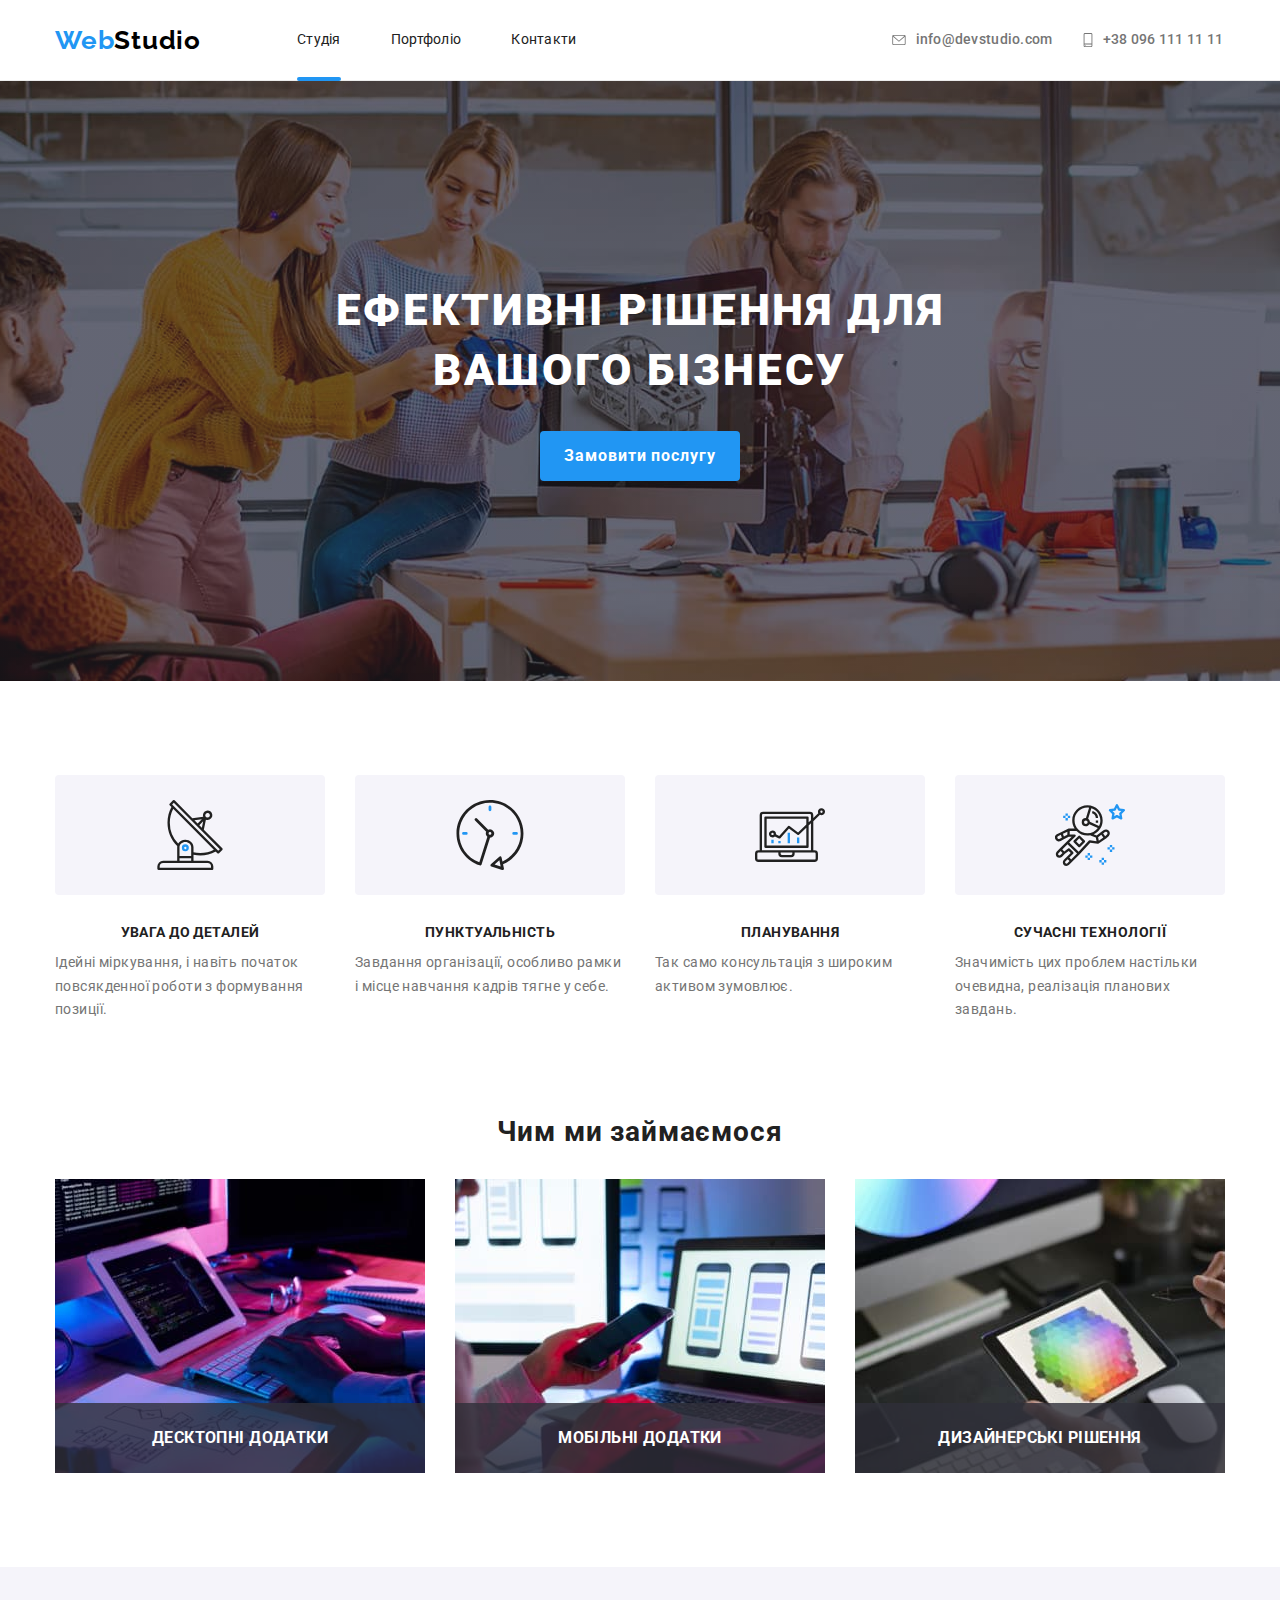
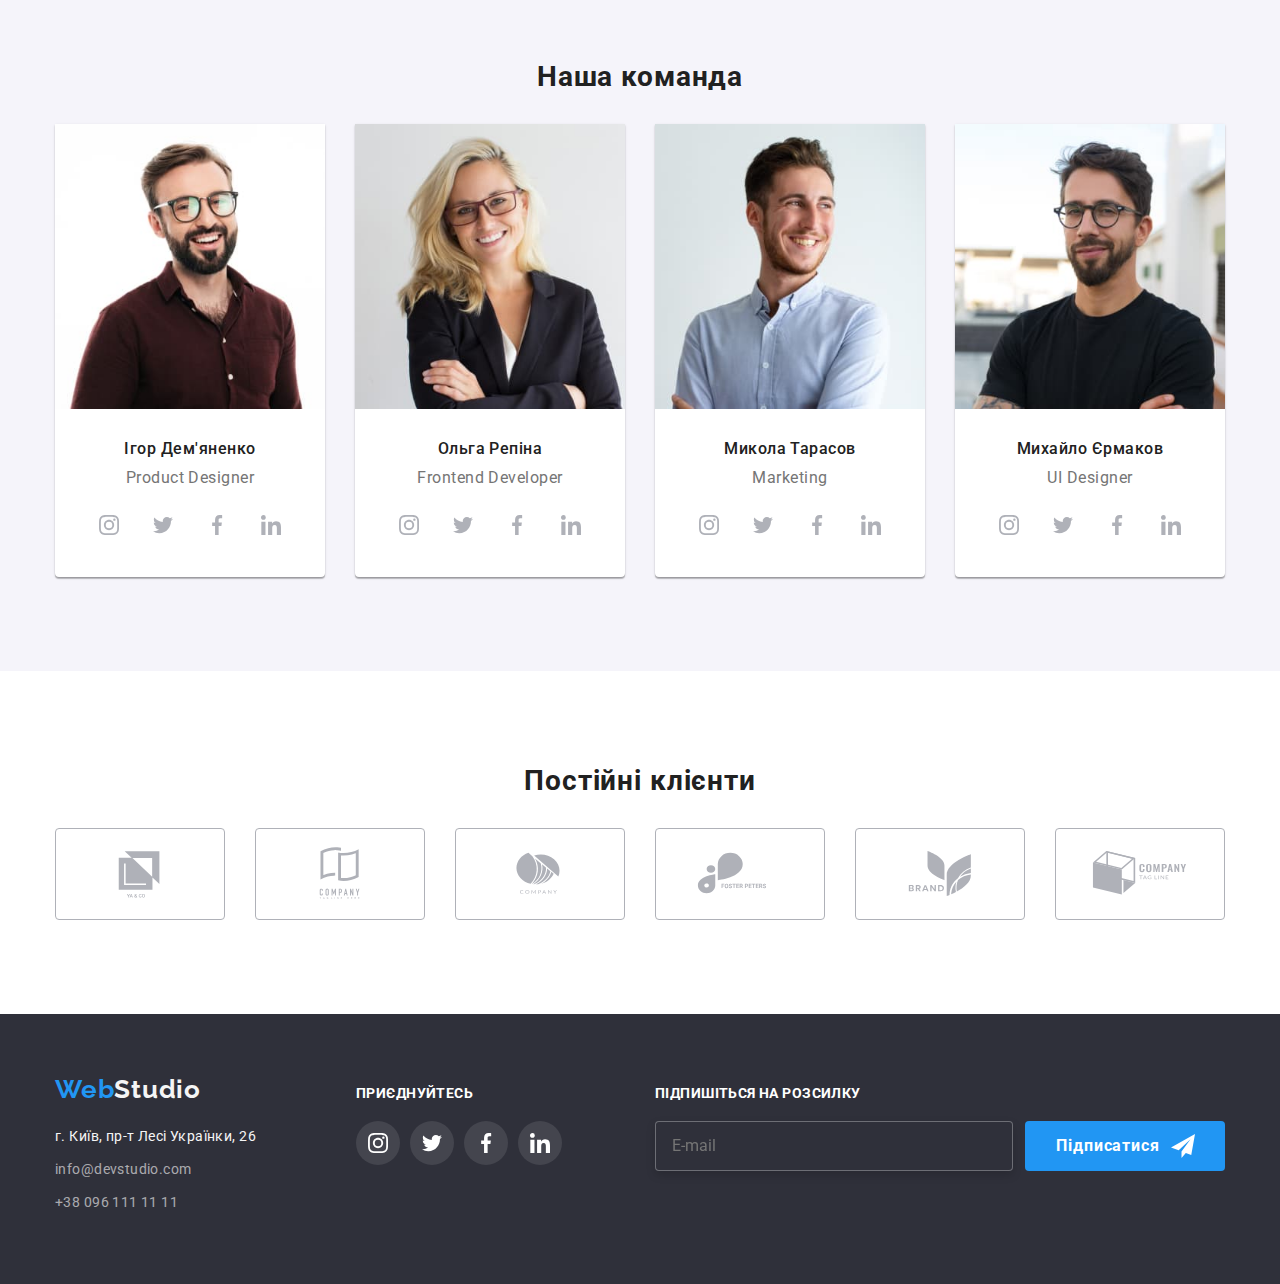
<file: index.html>
<!DOCTYPE html>
<html lang="uk">
  <head>
    <meta charset="UTF-8" />
    <meta http-equiv="X-UA-Compatible" content="IE=edge" />
    <meta name="viewport" content="width=device-width, initial-scale=1.0" />
    <title>Document</title>
    <link rel="stylesheet"
      href="https://cdnjs.cloudflare.com/ajax/libs/modern-normalize/1.1.0/modern-normalize.min.css"/>
    <link href="https://fonts.googleapis.com/css2?family=Raleway:wght@700&family=Roboto:wght@400;500;700;900&display=swap"
      rel="stylesheet"/>
    <link rel="stylesheet" href="./css/main.min.css" />  
    <!-- <link rel="stylesheet" href="./css/styles.css" /> -->
  </head>
  <body>
    <header class="header">
      <div class="container header-container">
      <!-- logo -->
        <a href="./index.html" class="logo-header"> <span>Web</span>Studio</a>
      
      <!-- mobile-header-button -->
       <button type="button" class="header-nav__button js-open-menu"
          aria-expanded="false"
          aria-controls="mobile-menu" js-open-menu>
            <svg width="40" height="40" aria-label="Перемикач мобільного меню">
              <use class="header-nav__menu" href="./images/menu.svg#icon-menu"></use>
            </svg></button>
      <!-- mobile-menu -->
        <div class="menu-container js-menu-container">
          <button type="button" class="menu-toggler js-close-menu">
            <svg width="40" height="40" aria-label="Перемикач мобільного меню">
              <use class="header-nav__cross" href="./images/menu.svg#icon-close-menu"></use>
            </svg>
          </button>
      <!-- first-block-mobile-menu -->
          <ul class="mobile-menu">
            <li class="mobile-menu__item">
              <a href="./index.html" class="mobile-menu__link mobile-menu__link--active">Студія</a>
            </li>
            <li class="mobile-menu__item">
              <a href="./portfolio.html" class="mobile-menu__link" rel="noopener noreferrer nofollow">Портфоліо</a>
            </li>
            <li class="mobile-menu__item">
              <a href="#" class="mobile-menu__link">Контакти</a></li>
          </ul>
        <!-- second-block-mobile-menu -->
        <div class="menu-contacts">
        <ul class="mobile-contacts">
          <li class="mobile-contacts__item">
            <a href="tel:+380961111111" class="mobile-contacts__tel">+38 096 111 11 11</a>
          </li>
          <li class="mobile-contacts__item">
            <a href="mailto:info@devstudio.com" class="mobile-contacts__mail">info@devstudio.com</a>
          </li>
        </ul>
        <!-- third-block-mobile-menu -->
        <ul class="mobile-social">
          <li class="mobile-social__item"><a class="mobile-social__link" href="#" rel="noopener noreferrer nofollow" target="_blank">Instagram</a></li>
          <li class="mobile-social__item"><a class="mobile-social__link" href="#" rel="noopener noreferrer nofollow" target="_blank">Twitter</a></li>
          <li class="mobile-social__item"><a class="mobile-social__link" href="#" rel="noopener noreferrer nofollow" target="_blank">Facebook</a></li>
          <li class="mobile-social__item"><a class="mobile-social__link" href="#" rel="noopener noreferrer nofollow" target="_blank">LinkedIn</a></li>
        </ul>
        </div>
        </div>
       
            <!-- navigation -->
        <div class="header-nav-container">
        <nav class="header-nav">
          <ul class="header-nav__list">
            <li class="header-nav__item">
              <a href="./index.html" class="header-nav__link current">Студія</a>
            </li>
            <li class="header-nav__item">
              <a href="./portfolio.html" class="header-nav__link" rel="noopener noreferrer nofollow">Портфоліо</a>
            </li>
            <li class="header-nav__item">
              <a href="#" class="header-nav__link">Контакти</a></li>
          </ul>
        </nav>
        <ul class="contacts">
          <li class="contacts__item">
            <a href="mailto:info@devstudio.com" class="contacts__link">
              <svg class="contacts__icon mail">
                <use href="./images/icons.svg#icon-envelope"></use></svg>info@devstudio.com</a>
          </li>
          <li class="contacts__item">
            <a href="tel:+380961111111" class="contacts__link">
              <svg class="contacts__icon phone">
                <use href="./images/icons.svg#icon-smartphone"></use></svg>+38 096 111 11 11</a>
          </li>
        </ul>
        </div>
        </div>
      </div>
    </header>
    <main>
      <section class="hero">
        <div class="container">
        <h1 class="hero__header">Ефективні рішення для <br> вашого бізнесу</h1>
        <button type="button" class="hero__button" data-modal-open>
          Замовити послугу
        </button>
        </div>
      </section>
      <section class="features">
        <div class="container">
          <h2 class="section-title visually-hidden">Особливості нашої роботи</h2>
          <ul class="features-list">
            <li class="features-list__item">
              <div class="features-list__icon-container">
                <svg class="features-list__icon">
                  <use href="./images/icons.svg#icon-antenna"></use>
                </svg>
              </div>
              <h3 class="features-list__header">Увага до деталей</h3>
              <p class="features-list__description">
                Ідейні міркування, і навіть початок повсякденної роботи з
                формування позиції.
              </p>
            </li>
            <li class="features-list__item">
              <div class="features-list__icon-container">
                <svg class="features-list__icon">
                  <use href="./images/icons.svg#icon-clock"></use>
                </svg>
              </div>
              <h3 class="features-list__header">Пунктуальність</h3>
              <p class="features-list__description">
                Завдання організації, особливо рамки і місце навчання кадрів
                тягне у себе.
              </p>
            </li>
            <li class="features-list__item">
              <div class="features-list__icon-container">
                <svg class="features-list__icon">
                  <use href="./images/icons.svg#icon-diagram"></use>
                </svg>
              </div>
              <h3 class="features-list__header">Планування</h3>
              <p class="features-list__description">
                Так само консультація з широким активом зумовлює.
              </p>
            </li>
            <li class="features-list__item">
              <div class="features-list__icon-container">
                <svg class="features-list__icon">
                  <use href="./images/icons.svg#icon-astronaut"></use>
                </svg>
              </div>
              <h3 class="features-list__header">Сучасні технології</h3>
              <p class="features-list__description">
                Значимість цих проблем настільки очевидна, реалізація планових
                завдань.
              </p>
            </li>
          </ul>
        </div>
      </section>
      <section class="our-works">
        <div class="container">
          <h2 class="section-title">Чим ми займаємося</h2>
          <ul class="works-list">
            <li class="works-list__item">
                <img srcset="./images/works/1/what_we_do-1_1x.jpg 1x, ./images/works/1/what_we_do-1_2x.jpg 2x"
                  src="./images/works/1/what_we_do-1_1x.jpg"
                  alt="Розробник друкує на клавіатурі"
                  width="370"
                  height="294"/>
                <div class="work-list__description"><h3>Десктопні додатки</h3></div>
            </li>
            <li class="works-list__item">
                <img srcset="./images/works/2/what_we_do-2_1x.jpg 1x, ./images/works/2/what_we_do-2_2x.jpg 2x"
                  src="./images/works/2/what_we_do-2_1x.jpg"
                  alt="Розробник телефонує"
                  width="370"
                  height="294"/>
                <div class="work-list__description"><h3>Мобільні додатки</h3></div>
            </li>
            <li class="works-list__item">
                <img srcset="./images/works/3/what_we_do-3_1x.jpg 1x, ./images/works/3/what_we_do-3_2x.jpg 2x"
                  src="./images/works/3/what_we_do-3_1x.jpg"
                  alt="Розробник обирає колір"
                  width="370"
                  height="294"/>
                <div class="work-list__description"><h3>Дизайнерські рішення</h3></div>
            </li>
          </ul>
        </div>
      </section>
      <section class="team">
        <div class="container">
          <h2 class="section-title">Наша команда</h2>
          <ul class="team-list">
            <li class="team-list__item">
              <picture>
                <source
                  srcset="
                    ./images/team/1/demyanenko_mob_450x460_1x.jpg 1x,
                    ./images/team/1/demyanenko_mob_900x920_2x.jpg 2x"
                  type="image/jpeg"
                  media="(max-width: 767px)"
                />
                <source
                  srcset="
                    ./images/team/1/demyanenko_tab_354x374_1x.jpg 1x,
                    ./images/team/1/demyanenko_tab_708x748_2x.jpg 2x"
                  type="image/jpeg"
                  media="(min-width: 768px)"
                />
                <source
                  srcset="
                    ./images/team/1/demyanenko_desk_270x260_1x.jpg 1x,
                    ./images/team/1/demyanenko_desk_540x520_2x.jpg 2x"
                  type="image/jpeg"
                  media="(min-width: 1200px)"
                />
              <img
                src="./images/team/1/demyanenko_mob_450x460_1x.jpg"
                alt="Фото Ігора Дем'яненко"/>
              </picture>
              <div class="card-description">
                <h3 class="card-description__name">Ігор Дем'яненко</h3>
                <p lang="en">Product Designer</p>
                <ul class="card-description__social team-social-networks">
                  <li class="team-social-networks__item">
                    <a href="https://www.instagram.com/"
                      target="_blank"
                      rel="noopener noreferrer nofollow"
                      class="team-social-networks__link">
                      <svg class="team-social-networks__icon">
                        <use href="./images/icons.svg#icon-instagram"></use>
                      </svg>
                    </a>
                  </li>
                  <li class="team-social-networks__item">
                    <a href="https://twitter.com/"
                      target="_blank"
                      rel="noopener noreferrer nofollow"
                      class="team-social-networks__link">
                      <svg class="team-social-networks__icon">
                        <use href="./images/icons.svg#icon-twitter"></use></svg></a>
                  </li>
                  <li class="team-social-networks__item">
                    <a href="https://www.facebook.com/"
                      target="_blank"
                      rel="noopener noreferrer nofollow"
                      class="team-social-networks__link">
                      <svg class="team-social-networks__icon">
                        <use href="./images/icons.svg#icon-facebook"></use></svg></a>
                  </li>
                  <li class="team-social-networks__item">
                    <a href="https://www.linkedin.com/"
                      target="_blank"
                      rel="noopener noreferrer nofollow"
                      class="team-social-networks__link">
                      <svg class="team-social-networks__icon">
                        <use href="./images/icons.svg#icon-linkedin"></use></svg></a>
                  </li>
                </ul>
              </div>
            </li>

            <li class="team-list__item">
              <picture>
                <source
                  srcset="
                    ./images/team/2/repina_mob_450x460_1x.jpg 1x,
                    ./images/team/2/repina_mob_900x920_2x.jpg 2x"
                  type="image/jpeg"
                  media="(max-width: 767px)"
                />
                <source
                  srcset="
                    ./images/team/2/repina_tab_354x374_1x.jpg 1x,
                    ./images/team/2/repina_tab_708x748_2x.jpg 2x"
                  type="image/jpeg"
                  media="(min-width: 768px)"
                />
                <source
                  srcset="
                    ./images/team/2/repina_desk_270x260_1x.jpg 1x,
                    ./images/team/2/repina_desk_540x520_2x.jpg 2x"
                  type="image/jpeg"
                  media="(min-width: 1200px)"
                />
              <img src="./images/team/2/repina_mob_450x460_1x.jpg"
                alt="Фото Ольги Репіної"/>
              </picture>
              <div class="card-description">
                <h3 class="card-description__name">Ольга Репіна</h3>
                <p lang="en">Frontend Developer</p>
                <ul class="card-description__social team-social-networks">
                  <li class="team-social-networks__item">
                    <a href="https://www.instagram.com/"
                      target="_blank"
                      rel="noopener noreferrer nofollow"
                      class="team-social-networks__link">
                      <svg class="team-social-networks__icon">
                        <use href="./images/icons.svg#icon-instagram"></use>
                      </svg>
                    </a>
                  </li>
                  <li class="team-social-networks__item">
                    <a href="https://twitter.com/"
                      target="_blank"
                      rel="noopener noreferrer nofollow"
                      class="team-social-networks__link">
                      <svg class="team-social-networks__icon">
                        <use href="./images/icons.svg#icon-twitter"></use></svg></a>
                  </li>
                  <li class="team-social-networks__item">
                    <a href="https://www.facebook.com/"
                      target="_blank"
                      rel="noopener noreferrer nofollow"
                      class="team-social-networks__link">
                      <svg class="team-social-networks__icon">
                        <use href="./images/icons.svg#icon-facebook"></use></svg></a>
                  </li>
                  <li class="team-social-networks__item">
                    <a href="https://www.linkedin.com/"
                      target="_blank"
                      rel="noopener noreferrer nofollow"
                      class="team-social-networks__link">
                      <svg class="team-social-networks__icon">
                        <use href="./images/icons.svg#icon-linkedin"></use></svg></a>
                  </li>
                </ul>
              </div>
            </li>

            <li class="team-list__item">
              <picture>
                <source
                  srcset="
                    ./images/team/3/tarasov_mob_450x460_1x.jpg 1x,
                    ./images/team/3/tarasov_mob_900x920_2x.jpg 2x"
                  type="image/jpeg"
                  media="(max-width: 767px)"
                />
                <source
                  srcset="
                    ./images/team/3/tarasov_tab_354x374_1x.jpg 1x,
                    ./images/team/3/tarasov_tab_708x748_2x.jpg 2x"
                  type="image/jpeg"
                  media="(min-width: 768px)"
                />
                <source
                  srcset="
                    ./images/team/3/tarasov_desk_270x260_1x.jpg 1x,
                    ./images/team/3/tarasov_desk_540x520_2x.jpg 2x"
                  type="image/jpeg"
                  media="(min-width: 1200px)"
                />
              <img src="./images/team/3/tarasov_mob_450x460_1x.jpg"
                alt="Фото Миколи Тарасова"/>
              </picture>
              <div class="card-description">
                <h3 class="card-description__name">Микола Тарасов</h3>
                <p lang="en">Marketing</p>
                <ul class="card-description__social team-social-networks">
                  <li class="team-social-networks__item">
                    <a href="https://www.instagram.com/"
                      target="_blank"
                      rel="noopener noreferrer nofollow"
                      class="team-social-networks__link">
                      <svg class="team-social-networks__icon">
                        <use href="./images/icons.svg#icon-instagram"></use>
                      </svg>
                    </a>
                  </li>
                  <li class="team-social-networks__item">
                    <a href="https://twitter.com/"
                      target="_blank"
                      rel="noopener noreferrer nofollow"
                      class="team-social-networks__link">
                      <svg class="team-social-networks__icon">
                        <use href="./images/icons.svg#icon-twitter"></use></svg></a>
                  </li>
                  <li class="team-social-networks__item">
                    <a href="https://www.facebook.com/"
                      target="_blank"
                      rel="noopener noreferrer nofollow"
                      class="team-social-networks__link">
                      <svg class="team-social-networks__icon">
                        <use href="./images/icons.svg#icon-facebook"></use></svg></a>
                  </li>
                  <li class="team-social-networks__item">
                    <a href="https://www.linkedin.com/"
                      target="_blank"
                      rel="noopener noreferrer nofollow"
                      class="team-social-networks__link">
                      <svg class="team-social-networks__icon">
                        <use href="./images/icons.svg#icon-linkedin"></use></svg></a>
                  </li>
                </ul>
              </div>
            </li>

            <li class="team-list__item">
              <picture>
                <source
                  srcset="
                    ./images/team/4/yermakov_mob_450x460_1x.jpg 1x,
                    ./images/team/4/yermakov_mob_900x920_2x.jpg 2x"
                  type="image/jpeg"
                  media="(max-width: 767px)"
                />
                <source
                  srcset="
                    ./images/team/4/yermakov_tab_354x374_1x.jpg 1x,
                    ./images/team/4/yermakov_tab_708x748_2x.jpg 2x"
                  type="image/jpeg"
                  media="(min-width: 768px)"
                />
                <source
                  srcset="
                    ./images/team/4/yermakov_desk_270x260_1x.jpg 1x,
                    ./images/team/4/yermakov_desk_540x520_2x.jpg 2x"
                  type="image/jpeg"
                  media="(min-width: 1200px)"
                />
              <img src="./images/team/4/yermakov_mob_450x460_1x.jpg"
                alt="Фото Михайла Єрмакова"/>
              </picture>
              <div class="card-description">
                <h3 class="card-description__name">Михайло Єрмаков</h3>
                <p lang="en">UI Designer</p>
                <ul class="card-description__social team-social-networks">
                  <li class="team-social-networks__item">
                    <a href="https://www.instagram.com/"
                      target="_blank"
                      rel="noopener noreferrer nofollow"
                      class="team-social-networks__link">
                      <svg class="team-social-networks__icon">
                        <use href="./images/icons.svg#icon-instagram"></use>
                      </svg>
                    </a>
                  </li>
                  <li class="team-social-networks__item">
                    <a href="https://twitter.com/"
                      target="_blank"
                      rel="noopener noreferrer nofollow"
                      class="team-social-networks__link">
                      <svg class="team-social-networks__icon">
                        <use href="./images/icons.svg#icon-twitter"></use></svg></a>
                  </li>
                  <li class="team-social-networks__item">
                    <a href="https://www.facebook.com/"
                      target="_blank"
                      rel="noopener noreferrer nofollow"
                      class="team-social-networks__link">
                      <svg class="team-social-networks__icon">
                        <use href="./images/icons.svg#icon-facebook"></use></svg></a>
                  </li>
                  <li class="team-social-networks__item">
                    <a href="https://www.linkedin.com/"
                      target="_blank"
                      rel="noopener noreferrer nofollow"
                      class="team-social-networks__link">
                      <svg class="team-social-networks__icon">
                        <use href="./images/icons.svg#icon-linkedin"></use></svg></a>
                  </li>
                </ul>
              </div>
            </li>
          </ul>
        </div>
      </section>
      <section class="clients">
        <div class="container">
          <h2 class="section-title">Постійні клієнти</h2>
          <ul class="clients-list">
            <li class="clients-list__item">
              <a href="#" target="_blank" rel="noopener noreferrer nofollow" class="clients-list__logo">
                <svg class="clients-list__icon">
                  <use href="./images/icons.svg#icon-Logo1"></use></svg></a>
            </li>
            <li class="clients-list__item">
              <a href="#" target="_blank" rel="noopener noreferrer nofollow" class="clients-list__logo">
                <svg class="clients-list__icon">
                  <use href="./images/icons.svg#icon-Logo2"></use></svg></a>
            </li>
            <li class="clients-list__item">
              <a href="#" target="_blank" rel="noopener noreferrer nofollow" class="clients-list__logo">
                <svg class="clients-list__icon">
                  <use href="./images/icons.svg#icon-Logo3"></use></svg></a>
            </li>
            <li class="clients-list__item">
              <a href="#" target="_blank" rel="noopener noreferrer nofollow" class="clients-list__logo">
                <svg class="clients-list__icon">
                  <use href="./images/icons.svg#icon-Logo4"></use></svg></a>
            </li>
            <li class="clients-list__item">
              <a href="#" target="_blank" rel="noopener noreferrer nofollow" class="clients-list__logo">
                <svg class="clients-list__icon">
                  <use href="./images/icons.svg#icon-Logo5"></use></svg></a>
            </li>
            <li class="clients-list__item">
              <a href="#" target="_blank" rel="noopener noreferrer nofollow" class="clients-list__logo">
                <svg class="clients-list__icon">
                  <use href="./images/icons.svg#icon-Logo6"></use></svg></a>
            </li>
          </ul>
        </div>
      </section>
    </main>

    <footer class="footer">
      <div class="container footer-container">
        <div class="footer-main">
          <a href="./index.html" class="logo-footer"> <span>Web</span>Studio</a>
          <address class="footer-main__contacts">
            <ul class="footer-contacts">
              <li class="footer-contacts__item">
                <a href="https://goo.gl/maps/CPtrU1FHBa2aNyZL9"
                  target="_blank"
                  rel="noopener noreferrer nofollow"
                  class="footer-contacts__address">г. Київ, пр-т Лесі Українки, 26</a>
              </li>
              <li class="footer-contacts__item e-mail">
                <a href="mailto:info@devstudio.com"
                class="footer-contacts__e-mail">info@devstudio.com</a>
              </li>
              <li class="footer-contacts__item">
                <a href="tel:+380961111111"
                class="footer-contacts__phone-number">+38 096 111 11 11</a>
              </li>
            </ul>
          </address>
        </div>
        <div class="footer-social">
          <p class="footer-social__call">Приєднуйтесь</p>
          <ul class="footer-social__list footer-social-networks">
            <li class="footer-social-networks__item">
              <a href="https://www.instagram.com/"
                target="_blank"
                rel="noopener noreferrer nofollow"
                class="footer-social-networks__link">
                <svg class="footer-social-networks__icon">
                  <use href="./images/icons.svg#icon-instagram"></use>
                </svg>
              </a>
            </li>
            <li class="footer-social-networks__item">
              <a href="https://twitter.com/"
                target="_blank"
                rel="noopener noreferrer nofollow"
                class="footer-social-networks__link">
                <svg class="footer-social-networks__icon">
                  <use href="./images/icons.svg#icon-twitter"></use></svg></a>
            </li>
            <li class="footer-social-networks__item">
              <a href="https://www.facebook.com/"
                target="_blank"
                rel="noopener noreferrer nofollow"
                class="footer-social-networks__link">
                <svg class="footer-social-networks__icon">
                  <use href="./images/icons.svg#icon-facebook"></use></svg></a>
            </li>
            <li class="footer-social-networks__item">
              <a href="https://www.linkedin.com/"
                target="_blank"
                rel="noopener noreferrer nofollow"
                class="footer-social-networks__link">
                <svg class="footer-social-networks__icon">
                  <use href="./images/icons.svg#icon-linkedin"></use></svg></a>
            </li>
          </ul>
        </div>
        <form class="footer-subscribe">
          <p class="footer-subscribe__slogan">Підпишіться на розсилку</p>
          <div class="footer-subscribe__form">
            <input  class="subscribe__field" type="email" name="email" id="email" placeholder="E-mail" />
            <button class="subscribe__button"
            type="submit">
              <svg class="footer-subscribe-icon">
                <use href="./images/icons.svg#icon-send"></use>
              </svg>
              Підписатися
            </button>
          </div>
        </form>
      </div>
    </footer>

    <!-- modal -->
    <div class="backdrop is-hidden" data-modal>
      <div class="modal">
        <button type="button" class="close" data-modal-close>
          <svg class="icon-close">
            <use href="./images/icons.svg#icon-close-black"></use>
          </svg>
        </button>
        <form class="request">
          <b class="request__call">Залиште свої дані, ми вам передзвонимо</b>
          <div class="request__field">
            <label class="request-field__name" for="name">Ім'я</label>
            <div class="input-window">
              <svg class="input-window__icon">
                <use href="./images/icons.svg#icon-person-black"></use></svg>
                <input class="input-window__field" type="text" name="name" id="name" />
            </div>
          </div>
          <div class="request__field">
            <label class="request-field__name" for="tel">Телефон</label>
            <div class="input-window">
              <svg class="input-window__icon">
                <use href="./images/icons.svg#icon-phone-black"></use></svg>
                <input class="input-window__field" type="tel" name="tel" id="tel" />
            </div>
          </div>
          <div class="request__field">
            <label class="request-field__name" for="email">Пошта</label>
            <div class="input-window">
              <svg class="input-window__icon">
                <use href="./images/icons.svg#icon-email-black"></use></svg>
                <input class="input-window__field" type="email" name="email" id="email" />
            </div>
          </div>
          <div class="request__field">
            <label class="request-field__name" for="comment">Коментар</label>
            <textarea class="input-window__field textarea" id="comment" placeholder="Введіть текст"></textarea>

          </div>
          <div class="request__field check">
            <label class="request-field__name" for="policy">
                <input class="checkbox"
                type="checkbox"
                name="policy"
                id="policy"/>
              <span class="icon-check"></span>
              Погоджуюся з розсилкою та приймаю
              <a class="terms" href="#">Умови договору</a></label>
          </div>
          <button type="submit" class="send">Відправити</button>
        </form>
      </div>
    </div>
    <script src="./js/mobile-menu.js"></script>
    <script src="./js/modal.js"></script>
  </body>
</html>
</file>
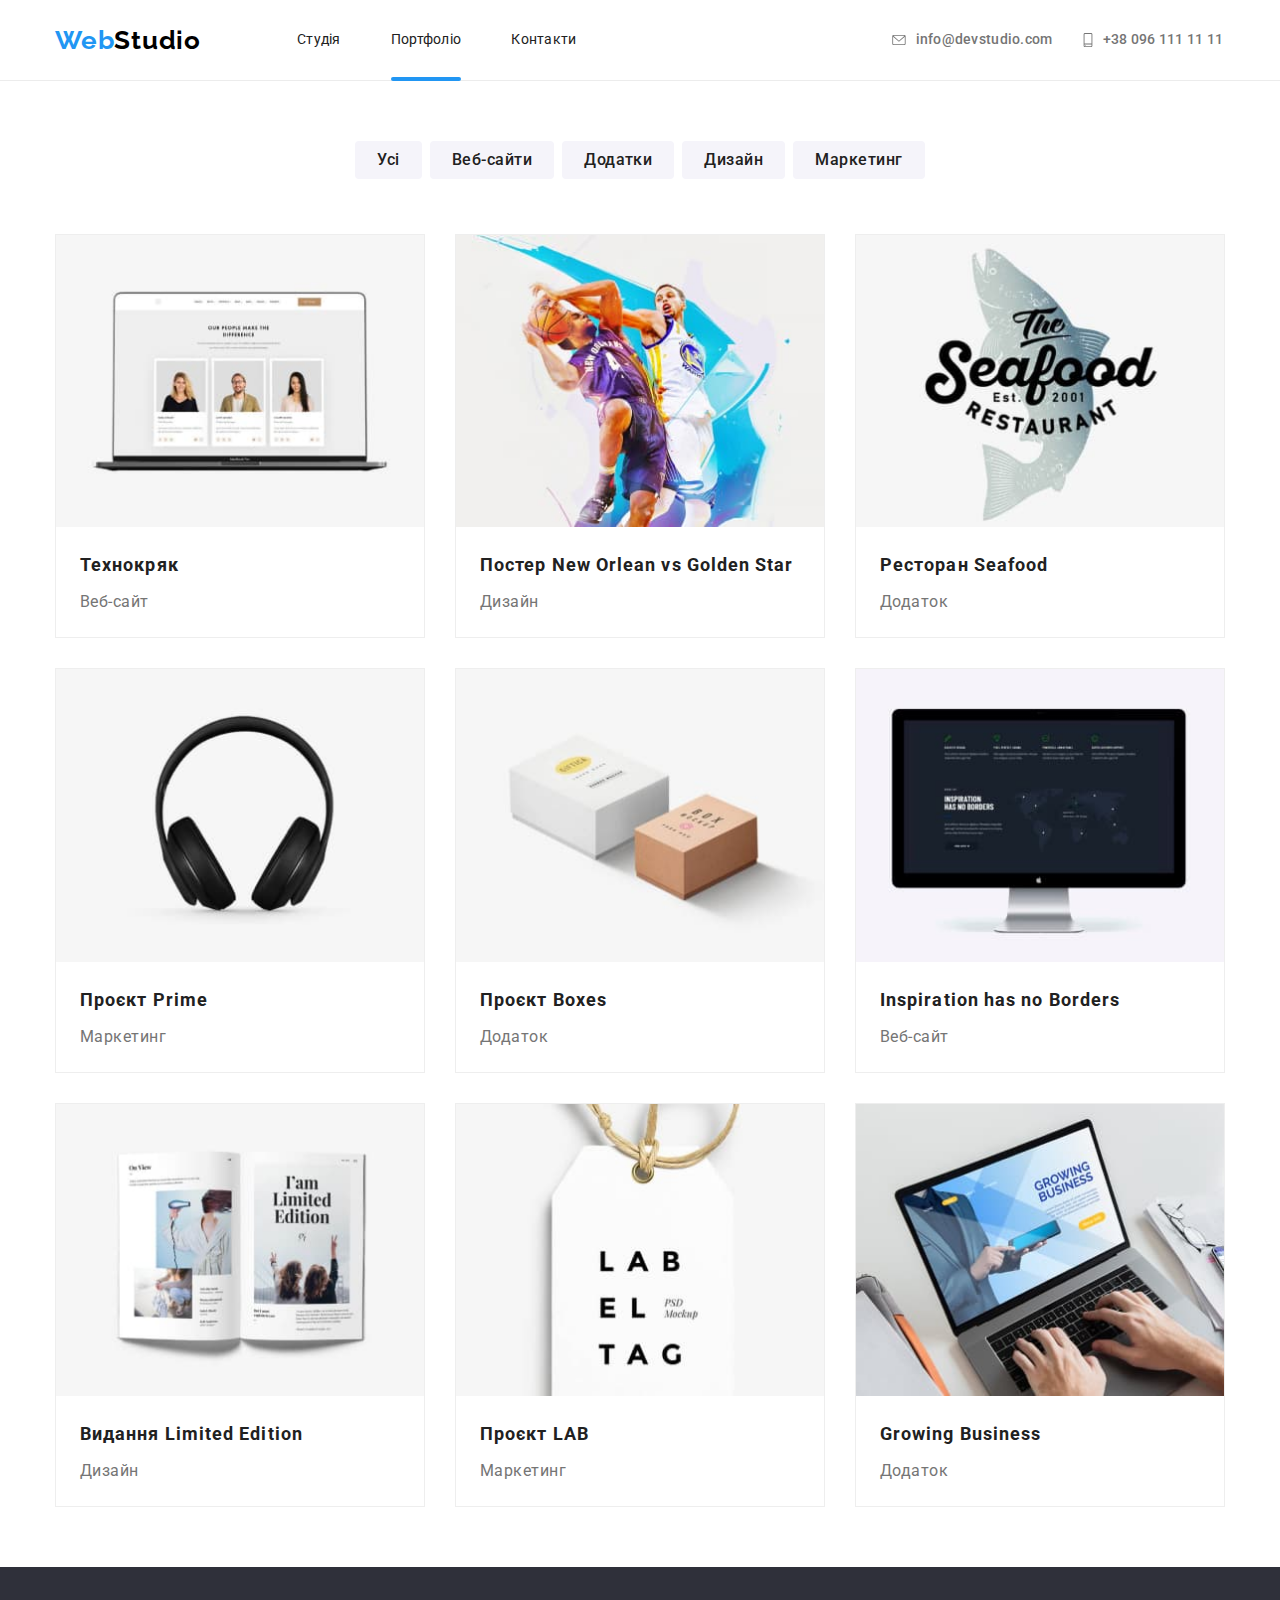
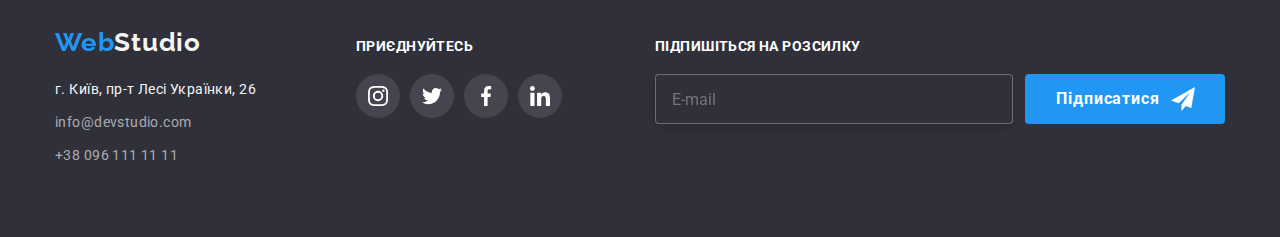
<file: portfolio.html>
<!DOCTYPE html>
<html lang="uk">
  <head>
    <meta charset="UTF-8" />
    <meta http-equiv="X-UA-Compatible" content="IE=edge" />
    <meta name="viewport" content="width=device-width, initial-scale=1.0" />
    <title>Document</title>
    <link rel="stylesheet"
      href="https://cdnjs.cloudflare.com/ajax/libs/modern-normalize/1.1.0/modern-normalize.min.css"/>
    <link href="https://fonts.googleapis.com/css2?family=Raleway:wght@700&family=Roboto:wght@400;500;700;900&display=swap"
      rel="stylesheet"/>
    <link rel="stylesheet" href="./css/main.min.css" />  
    <!-- <link rel="stylesheet" href="./css/styles.css" /> -->
  </head>

  <body>
    <header class="header">
      <div class="container header-container">
      <!-- logo -->
        <a href="./index.html" class="logo-header"> <span>Web</span>Studio</a>
      
      <!-- mobile-header-button -->
       <button type="button" class="header-nav__button js-open-menu"
          aria-expanded="false"
          aria-controls="mobile-menu" js-open-menu>
            <svg width="40" height="40" aria-label="Перемикач мобільного меню">
              <use class="header-nav__menu" href="./images/menu.svg#icon-menu"></use>
            </svg></button>
      <!-- mobile-menu -->
        <div class="menu-container js-menu-container">
          <button type="button" class="menu-toggler js-close-menu">
            <svg width="40" height="40" aria-label="Перемикач мобільного меню">
              <use class="header-nav__cross" href="./images/menu.svg#icon-close-menu"></use>
            </svg>
          </button>
      <!-- first-block-mobile-menu -->
          <ul class="mobile-menu">
            <li class="mobile-menu__item">
              <a href="./index.html" class="mobile-menu__link">Студія</a>
            </li>
            <li class="mobile-menu__item">
              <a href="./portfolio.html" class="mobile-menu__link mobile-menu__link--active" rel="noopener noreferrer nofollow">Портфоліо</a>
            </li>
            <li class="mobile-menu__item">
              <a href="#" class="mobile-menu__link">Контакти</a></li>
          </ul>
        <!-- second-block-mobile-menu -->
        <div class="menu-contacts">
        <ul class="mobile-contacts">
          <li class="mobile-contacts__item">
            <a href="tel:+380961111111" class="mobile-contacts__tel">+38 096 111 11 11</a>
          </li>
          <li class="mobile-contacts__item">
            <a href="mailto:info@devstudio.com" class="mobile-contacts__mail">info@devstudio.com</a>
          </li>
        </ul>
        <!-- third-block-mobile-menu -->
        <ul class="mobile-social">
          <li class="mobile-social__item"><a class="mobile-social__link" href="#" rel="noopener noreferrer nofollow" target="_blank">Instagram</a></li>
          <li class="mobile-social__item"><a class="mobile-social__link" href="#" rel="noopener noreferrer nofollow" target="_blank">Twitter</a></li>
          <li class="mobile-social__item"><a class="mobile-social__link" href="#" rel="noopener noreferrer nofollow" target="_blank">Facebook</a></li>
          <li class="mobile-social__item"><a class="mobile-social__link" href="#" rel="noopener noreferrer nofollow" target="_blank">LinkedIn</a></li>
        </ul>
        </div>
        </div>
       
            <!-- navigation -->
        <div class="header-nav-container">
        <nav class="header-nav">
          <ul class="header-nav__list">
            <li class="header-nav__item">
              <a href="./index.html" class="header-nav__link">Студія</a>
            </li>
            <li class="header-nav__item">
              <a href="./portfolio.html" class="header-nav__link current" rel="noopener noreferrer nofollow">Портфоліо</a>
            </li>
            <li class="header-nav__item">
              <a href="#" class="header-nav__link">Контакти</a></li>
          </ul>
        </nav>
        <ul class="contacts">
          <li class="contacts__item">
            <a href="mailto:info@devstudio.com" class="contacts__link">
              <svg class="contacts__icon mail">
                <use href="./images/icons.svg#icon-envelope"></use></svg>info@devstudio.com</a>
          </li>
          <li class="contacts__item">
            <a href="tel:+380961111111" class="contacts__link">
              <svg class="contacts__icon phone">
                <use href="./images/icons.svg#icon-smartphone"></use></svg>+38 096 111 11 11</a>
          </li>
        </ul>
        </div>
        </div>
      </div>
    </header>
  <main>
      <section class="projects section">
        <div class="container portfolio-container">
          <h1 class="visually-hidden">Каталог робіт</h1>
          <ul class="filters">
            <li>
              <button type="button" class="filters__button">Усі</button>
            </li>
            <li>
              <button type="button" class="filters__button">Веб-сайти</button>
            </li>
            <li>
              <button type="button" class="filters__button">Додатки</button>
            </li>
            <li>
              <button type="button" class="filters__button">Дизайн</button>
            </li>
            <li>
              <button type="button" class="filters__button">Маркетинг</button>
            </li>
          </ul>
          <ul class="portfolio">
            <li class="project">
              <a class="project__link" href="#">
                <div class="project__overlay">
                  <picture>
                    <source
                  srcset="
                    ./images/portfolio/1/technohryk_mob_450x294_1x.jpg 1x,
                    ./images/portfolio/1/technohryk_mob_900x588_2x.jpg 2x"
                  type="image/jpeg"
                  media="(max-width: 767px)"
                />
                <source
                  srcset="
                    ./images/portfolio/1/technohryk_tab_354x294_1x.jpg 1x,
                    ./images/portfolio/1/technohryk_tab_708x588_2x.jpg 2x"
                  type="image/jpeg"
                  media="(max-width: 1199px)"
                />
                <source
                  srcset="
                    ./images/portfolio/1/technohryk_desk_370x294_1x.jpg 1x,
                    ./images/portfolio/1/technohryk_desk_740x588_2x.jpg 2x"
                  type="image/jpeg"
                  media="(min-width: 1200px)"
                />
                  <img class="project__pic"
                    src="./images/portfolio/1/technohryk_mob_450x294_1x.jpg"
                    alt="Фото розробників на екрані ноутбука"/>
                  </picture>
                  <p class="project__description">
                    Ресурс пропонує комплексні пропозиції з різним рівнем
                    функціоналу та сервісів. Все це дозволить відвідувачу
                    отримати вичерпні відомості про компанію чи приватну особу.
                  </p>
                </div>
                <div class="project__card">
                  <h2 class="project__title">Технокряк</h2>
                  <p class="project__type">Веб-сайт</p>
                </div></a>
            </li>
            <li class="project">
              <a class="project__link" href="#">
                <div class="project__overlay">
                  <picture>
                <source
                  srcset="
                    ./images/portfolio/2/new-orlean_mob_450x294_1x.jpg 1x,
                    ./images/portfolio/2/new-orlean_mob_900x588_2x.jpg 2x"
                  type="image/jpeg"
                  media="(max-width: 767px)"
                />
                <source
                  srcset="
                    ./images/portfolio/2/new-orlean_tab_354x294_1x.jpg 1x,
                    ./images/portfolio/2/new-orlean_tab_708x588_2x.jpg 2x"
                  type="image/jpeg"
                  media="(max-width: 1199px)"
                />
                <source
                  srcset="
                    ./images/portfolio/2/new-orlean_desk_370x294_1x.jpg 1x,
                    ./images/portfolio/2/new-orlean_desk_740x588_2x.jpg 2x"
                  type="image/jpeg"
                  media="(min-width: 1200px)"
                /> 
                  <img class="project__pic"
                    src="./images/portfolio/2/new-orlean_mob_450x294_1x.jpg"
                    alt="Двоє гравців грають баскетбол"/>
                  </picture>
                  <p class="project__description">
                    Ресурс пропонує комплексні пропозиції з різним рівнем
                    функціоналу та сервісів. Все цедозволить відвідувачу
                    отримати вичерпні відомості про компанію чи приватну особу.
                  </p>
                </div>
                <div class="project__card">
                  <h2 class="project__title">
                    Постер New Orlean vs Golden Star
                  </h2>
                  <p class="project__type">Дизайн</p>
                </div></a>
            </li>
            <li class="project">
              <a class="project__link" href="">
                <div class="project__overlay">
                  <picture>
                <source
                  srcset="
                    ./images/portfolio/3/seafood_mob_450x294_1x.jpg 1x,
                    ./images/portfolio/3/seafood_mob_900x588_2x.jpg 2x"
                  type="image/jpeg"
                  media="(max-width: 767px)"
                />
                <source
                  srcset="
                    ./images/portfolio/3/seafood_tab_354x294_1x.jpg 1x,
                    ./images/portfolio/3/seafood_tab_708x588_2x.jpg 2x"
                  type="image/jpeg"
                  media="(max-width: 1199px)"
                />
                <source
                  srcset="
                    ./images/portfolio/3/seafood_desk_370x294_1x.jpg 1x,
                    ./images/portfolio/3/seafood_desk_740x588_2x.jpg 2x"
                  type="image/jpeg"
                  media="(min-width: 1200px)"
                /> 
                  <img class="project__pic"
                    src="./images/portfolio/3/seafood_mob_450x294_1x.jpg"
                    alt="Емблема ресторану"/>
                    </picture>
                  <p class="project__description">
                    Ресурс пропонує комплексні пропозиції з різним рівнем
                    функціоналу та сервісів. Все цедозволить відвідувачу
                    отримати вичерпні відомості про компанію чи приватну особу.
                  </p>
                </div>
                <div class="project__card">
                  <h2 class="project__title">Ресторан Seafood</h2>
                  <p class="project__type">Додаток</p>
                </div></a>
            </li>
            <li class="project">
              <a class="project__link" href="#">
                <div class="project__overlay">
                  <picture>
                <source
                  srcset="
                    ./images/portfolio/4/prime_mob_450x294_1x.jpg 1x,
                    ./images/portfolio/4/prime_mob_900x588_2x.jpg 2x"
                  type="image/jpeg"
                  media="(max-width: 767px)"
                />
                <source
                  srcset="
                    ./images/portfolio/4/prime_tab_354x294_1x.jpg 1x,
                    ./images/portfolio/4/prime_tab_708x588_2x.jpg 2x"
                  type="image/jpeg"
                  media="(max-width: 1199px)"
                />
                <source
                  srcset="
                    ./images/portfolio/4/prime_desk_370x294_1x.jpg 1x,
                    ./images/portfolio/4/prime_desk_740x588_2x.jpg 2x"
                  type="image/jpeg"
                  media="(min-width: 1200px)"
                />  
                  <img class="project__pic"
                    src="./images/portfolio/4/prime_mob_450x294_1x.jpg"
                    alt="Закриті чорні навушники"/>
                  </picture>
                  <p class="project__description">
                    Ресурс пропонує комплексні пропозиції з різним рівнем
                    функціоналу та сервісів. Все цедозволить відвідувачу
                    отримати вичерпні відомості про компанію чи приватну особу.
                  </p>
                </div>
                <div class="project__card">
                  <h2 class="project__title">Проєкт Prime</h2>
                  <p class="project__type">Маркетинг</p>
                </div></a>
            </li>
            <li class="project">
              <a class="project__link" href="#">
                <div class="project__overlay">
                  <picture>
                <source
                  srcset="
                    ./images/portfolio/5/boxes_mob_450x294_1x.jpg 1x,
                    ./images/portfolio/5/boxes_mob_900x588_2x.jpg 2x"
                  type="image/jpeg"
                  media="(max-width: 767px)"
                />
                <source
                  srcset="
                    ./images/portfolio/5/boxes_tab_354x294_1x.jpg 1x,
                    ./images/portfolio/5/boxes_tab_708x588_2x.jpg 2x"
                  type="image/jpeg"
                  media="(max-width: 1199px)"
                />
                <source
                  srcset="
                    ./images/portfolio/5/boxes_desk_370x294_1x.jpg 1x,
                    ./images/portfolio/5/boxes_desk_740x588_2x.jpg 2x"
                  type="image/jpeg"
                  media="(min-width: 1200px)"
                />   
                  <img class="project__pic"
                    src="./images/portfolio/5/boxes_mob_450x294_1x.jpg"
                    alt="Дві коробки різного розміру"/>
                  </picture>
                  <p class="project__description">
                    Ресурс пропонує комплексні пропозиції з різним рівнем
                    функціоналу та сервісів. Все цедозволить відвідувачу
                    отримати вичерпні відомості про компанію чи приватну особу.
                  </p>
                </div>
                <div class="project__card">
                  <h2 class="project__title">Проєкт Boxes</h2>
                  <p class="project__type">Додаток</p>
                </div></a>
            </li>
            <li class="project">
              <a class="project__link" href="#">
                <div class="project__overlay">
                  <picture>
                <source
                  srcset="
                    ./images/portfolio/6/inspiration_mob_450x294_1x.jpg 1x,
                    ./images/portfolio/6/inspiration_mob_900x588_2x.jpg 2x"
                  type="image/jpeg"
                  media="(max-width: 767px)"
                />
                <source
                  srcset="
                    ./images/portfolio/6/inspiration_tab_354x294_1x.jpg 1x,
                    ./images/portfolio/6/inspiration_tab_708x588_2x.jpg 2x"
                  type="image/jpeg"
                  media="(max-width: 1199px)"
                />
                <source
                  srcset="
                    ./images/portfolio/6/inspiration_desk_370x294_1x.jpg 1x,
                    ./images/portfolio/6/inspiration_desk_740x588_2x.jpg 2x"
                  type="image/jpeg"
                  media="(min-width: 1200px)"
                /> 
                  <img class="project__pic"
                    src="./images/portfolio/6/inspiration_mob_450x294_1x.jpg"
                    alt="Екран комп'ютера з гаслом і картою світу"/>
                  </picture>
                  <p class="project__description">
                    Ресурс пропонує комплексні пропозиції з різним рівнем
                    функціоналу та сервісів. Все цедозволить відвідувачу
                    отримати вичерпні відомості про компанію чи приватну особу.
                  </p>
                </div>
                <div class="project__card">
                  <h2 class="project__title">Inspiration has no Borders</h2>
                  <p class="project__type">Веб-сайт</p>
                </div></a>
            </li>
            <li class="project">
              <a class="project__link" href="#">
                <div class="project__overlay">
                  <picture>
                <source
                  srcset="
                    ./images/portfolio/7/limited_mob_450x294_1x.jpg 1x,
                    ./images/portfolio/7/limited_mob_900x588_2x.jpg 2x"
                  type="image/jpeg"
                  media="(max-width: 767px)"
                />
                <source
                  srcset="
                    ./images/portfolio/7/limited_tab_354x294_1x.jpg 1x,
                    ./images/portfolio/7/limited_tab_708x588_2x.jpg 2x"
                  type="image/jpeg"
                  media="(max-width: 1199px)"
                />
                <source
                  srcset="
                    ./images/portfolio/7/limited_desk_370x294_1x.jpg 1x,
                    ./images/portfolio/7/limited_desk_740x588_2x.jpg 2x"
                  type="image/jpeg"
                  media="(min-width: 1200px)"
                />  
                  <img class="project__pic"
                    src="./images/portfolio/7/limited_mob_450x294_1x.jpg"
                    alt="Розгорнута книга"/>
                  </picture>
                  <p class="project__description">
                    Ресурс пропонує комплексні пропозиції з різним рівнем
                    функціоналу та сервісів. Все цедозволить відвідувачу
                    отримати вичерпні відомості про компанію чи приватну особу.
                  </p>
                </div>
                <div class="project__card">
                  <h2 class="project__title">Видання Limited Edition</h2>
                  <p class="project__type">Дизайн</p>
                </div></a>
            </li>
            <li class="project">
              <a class="project__link" href="#">
                <div class="project__overlay">
                  <picture>
                <source
                  srcset="
                    ./images/portfolio/8/lab_mob_450x294_1x.jpg 1x,
                    ./images/portfolio/8/lab_mob_900x588_2x.jpg 2x"
                  type="image/jpeg"
                  media="(max-width: 767px)"
                />
                <source
                  srcset="
                    ./images/portfolio/8/lab_tab_354x294_1x.jpg 1x,
                    ./images/portfolio/8/lab_tab_708x588_2x.jpg 2x"
                  type="image/jpeg"
                  media="(max-width: 1199px)"
                />
                <source
                  srcset="
                    ./images/portfolio/8/lab_desk_370x294_1x.jpg 1x,
                    ./images/portfolio/8/lab_desk_740x588_2x.jpg 2x"
                  type="image/jpeg"
                  media="(min-width: 1200px)"
                />    
                  <img class="project__pic"
                    src="./images/portfolio/8/lab_mob_450x294_1x.jpg"
                    alt="Бірка на шнурку з назвою проекту"/>
                  </picture>
                  <p class="project__description">
                    Ресурс пропонує комплексні пропозиції з різним рівнем
                    функціоналу та сервісів. Все цедозволить відвідувачу
                    отримати вичерпні відомості про компанію чи приватну особу.
                  </p>
                </div>
                <div class="project__card">
                  <h2 class="project__title">Проєкт LAB</h2>
                  <p class="project__type">Маркетинг</p>
                </div></a>
            </li>
            <li class="project">
              <a class="project__link" href="#">
                <div class="project__overlay">
                  <picture>
                   <source
                  srcset="
                    ./images/portfolio/9/growing_mob_450x294_1x.jpg 1x,
                    ./images/portfolio/9/growing_mob_900x588_2x.jpg 2x"
                  type="image/jpeg"
                  media="(max-width: 767px)"
                />
                <source
                  srcset="
                    ./images/portfolio/9/growing_tab_354x294_1x.jpg 1x,
                    ./images/portfolio/9/growing_tab_708x588_2x.jpg 2x"
                  type="image/jpeg"
                  media="(max-width: 1199px)"
                />
                <source
                  srcset="
                    ./images/portfolio/9/growing_desk_370x294_1x.jpg 1x,
                    ./images/portfolio/9/growing_desk_740x588_2x.jpg 2x"
                  type="image/jpeg"
                  media="(min-width: 1200px)"
                />     
                  <img class="project__pic"
                    src="./images/portfolio/9/growing_mob_450x294_1x.jpg"
                    alt="Розробник друкує на клавіатурі ноутбука"/>
                  </picture>
                  <p class="project__description">
                    Ресурс пропонує комплексні пропозиції з різним рівнем
                    функціоналу та сервісів. Все цедозволить відвідувачу
                    отримати вичерпні відомості про компанію чи приватну особу.
                  </p>
                </div>
                <div class="project__card">
                  <h2 class="project__title">Growing Business</h2>
                  <p class="project__type">Додаток</p>
                </div></a>
            </li>
          </ul>
        </div>
      </section>
    </main>
<footer class="footer">
      <div class="container footer-container">
        <div class="footer-main">
          <a href="./index.html" class="logo-footer"> <span>Web</span>Studio</a>
          <address class="footer-main__contacts">
            <ul class="footer-contacts">
              <li class="footer-contacts__item">
                <a href="https://goo.gl/maps/CPtrU1FHBa2aNyZL9"
                  target="_blank"
                  rel="noopener noreferrer nofollow"
                  class="footer-contacts__address">г. Київ, пр-т Лесі Українки, 26</a>
              </li>
              <li class="footer-contacts__item e-mail">
                <a href="mailto:info@devstudio.com"
                class="footer-contacts__e-mail">info@devstudio.com</a>
              </li>
              <li class="footer-contacts__item">
                <a href="tel:+380961111111"
                class="footer-contacts__phone-number">+38 096 111 11 11</a>
              </li>
            </ul>
          </address>
        </div>
        <div class="footer-social">
          <p class="footer-social__call">Приєднуйтесь</p>
          <ul class="footer-social__list footer-social-networks">
            <li class="footer-social-networks__item">
              <a href="https://www.instagram.com/"
                target="_blank"
                rel="noopener noreferrer nofollow"
                class="footer-social-networks__link">
                <svg class="footer-social-networks__icon">
                  <use href="./images/icons.svg#icon-instagram"></use>
                </svg>
              </a>
            </li>
            <li class="footer-social-networks__item">
              <a href="https://twitter.com/"
                target="_blank"
                rel="noopener noreferrer nofollow"
                class="footer-social-networks__link">
                <svg class="footer-social-networks__icon">
                  <use href="./images/icons.svg#icon-twitter"></use></svg></a>
            </li>
            <li class="footer-social-networks__item">
              <a href="https://www.facebook.com/"
                target="_blank"
                rel="noopener noreferrer nofollow"
                class="footer-social-networks__link">
                <svg class="footer-social-networks__icon">
                  <use href="./images/icons.svg#icon-facebook"></use></svg></a>
            </li>
            <li class="footer-social-networks__item">
              <a href="https://www.linkedin.com/"
                target="_blank"
                rel="noopener noreferrer nofollow"
                class="footer-social-networks__link">
                <svg class="footer-social-networks__icon">
                  <use href="./images/icons.svg#icon-linkedin"></use></svg></a>
            </li>
          </ul>
        </div>
        <form class="footer-subscribe">
          <p class="footer-subscribe__slogan">Підпишіться на розсилку</p>
          <div class="footer-subscribe__form subscribe">
            <input  class="subscribe__field" type="email" name="email" id="email" placeholder="E-mail" />
            <button class="subscribe__button"
            type="submit">
              <svg class="footer-subscribe-icon">
                <use href="./images/icons.svg#icon-send"></use>
              </svg>
              Підписатися
            </button>
          </div>
        </form>
      </div>
    </footer>
  <script src="./js/mobile-menu.js"></script>  
  </body>
</html>
</file>
<file: css/main.min.css>
h1,h2,h3,h4,h5,h6,p,ul{margin:0;padding:0;list-style:none}img{display:block;max-width:100%;height:auto}.visually-hidden{position:absolute;white-space:nowrap;width:1px;height:1px;overflow:hidden;border:0;padding:0;clip:rect(0 0 0 0);-webkit-clip-path:inset(50%);clip-path:inset(50%);margin:-1px}body{color:#757575;background-color:#fff;font-family:"Roboto",sans-serif;font-style:normal}.no-scroll{overflow:hidden}.container{margin:0 auto 0 auto;padding:0 15px 0 15px}@media screen and (min-width: 480px){.container{width:480px}}@media screen and (min-width: 768px){.container{width:768px}}@media screen and (min-width: 1200px){.container{width:1200px}}.header-container{display:flex;align-items:center}.header{background-color:#fff;border-bottom:solid 1px #ececec}.menu-container{position:fixed;top:0;left:0;z-index:1999;display:flex;flex-direction:column;width:100vw;height:100vh;justify-content:space-between;padding:48px 40px;overflow-y:scroll;background-color:#fff;transform:translateX(200%);transition:transform 250ms cubic-bezier(0.4, 0, 0.2, 1)}@media screen and (min-width: 768px){.menu-container{display:none}}.menu-container.is-open{transform:translateX(0)}.menu-toggler{position:absolute;top:10px;right:15px;border:none;background-color:rgba(0,0,0,0)}.mobile-menu__item,.mobile-contacts__item{margin-bottom:32px}.mobile-menu__link{color:#212121;font-weight:500;font-size:40px;line-height:1.18;letter-spacing:.02em;text-decoration:none}.mobile-menu__link--active{color:#2196f3}.mobile-menu__link:hover{color:#2196f3}.mobile-contacts__tel{color:#2196f3;font-weight:500;font-size:34px;line-height:1.18;letter-spacing:.02em;text-decoration:none}.mobile-contacts__mail{color:#757575;font-weight:500;font-size:24px;line-height:1.17;letter-spacing:.02em;text-decoration:none}.mobile-social{display:flex;flex-wrap:wrap;gap:10px}.mobile-social__item:not(:last-child){padding-right:10px;border-right:1px solid rgba(33,33,33,.2)}.mobile-social__link{font-weight:500;font-size:18px;line-height:1.22;letter-spacing:.02em;text-decoration:none;color:#2196f3}.header-nav-container{display:none}@media screen and (min-width: 768px){.header-nav-container{display:flex}}@media screen and (min-width: 1200px){.header-nav-container{display:flex;align-items:center}}.header-nav{margin:0px 87px 0px 96px}@media screen and (min-width: 1200px){.header-nav{margin:0px 315px 0px 96px}}.header-nav__list{display:flex;gap:50px}.header-nav__link{display:block;position:relative;padding:32px 0px;color:#212121;text-decoration:none;transition:color 250ms cubic-bezier(0.4, 0, 0.2, 1);font-size:14px;line-height:1.14;letter-spacing:.02em}.header-nav__link:hover,.header-nav__link:focus{color:#2196f3}.current::after{content:"";position:absolute;display:inline-block;width:100%;height:4px;border-radius:4px;bottom:-1.5%;left:0;background-color:#2196f3}.header-list .current{color:#2196f3}.contacts{margin:21px auto}@media screen and (min-width: 768px){.contacts{display:flex;flex-direction:column;gap:10px}}@media screen and (min-width: 1200px){.contacts{display:flex;flex-direction:row;gap:30px}}.contacts__link{display:flex;align-items:center;font-weight:500;font-size:12px;line-height:1.17;letter-spacing:.02em;color:#757575;text-decoration:none;transition:color 250ms cubic-bezier(0.4, 0, 0.2, 1)}.contacts__link:hover,.contacts__link:focus{color:#2196f3}@media screen and (min-width: 1200px){.contacts__link{font-size:14px;line-height:1.14}}.contacts__icon{fill:currentColor;margin-right:10px}.contacts__icon.mail{width:14px;height:10px}.contacts__icon.phone{width:10px;height:14px}.hero{display:block;justify-content:center;text-align:center;margin:0 auto 0 auto;padding-top:118px;padding-bottom:118px;max-width:480px;max-height:400px;background-color:#2f303a;background-repeat:no-repeat;background-position:center;background-size:cover;background-image:linear-gradient(to right, rgba(47, 48, 58, 0.4), rgba(47, 48, 58, 0.4)),url(../images/hero/hero_mob_480x400_1x.jpg)}@media(min-device-pixel-ratio: 2),(-webkit-min-device-pixel-ratio: 2),(min-resolution: 192dpi),(min-resolution: 2dppx){.hero{background-image:linear-gradient(to right, rgba(47, 48, 58, 0.4), rgba(47, 48, 58, 0.4)),url(../images/hero/hero_mob_960x800_2x.jpg)}}@media screen and (min-width: 481px){.hero{max-width:768px;background-image:linear-gradient(to right, rgba(47, 48, 58, 0.4), rgba(47, 48, 58, 0.4)),url(../images/hero/hero_tab_768x400_1x.jpg)}}@media screen and (min-width: 481px)and (min-device-pixel-ratio: 2),screen and (min-width: 481px)and (-webkit-min-device-pixel-ratio: 2),screen and (min-width: 481px)and (min-resolution: 192dpi),screen and (min-width: 481px)and (min-resolution: 2dppx){.hero{background-image:linear-gradient(to right, rgba(47, 48, 58, 0.4), rgba(47, 48, 58, 0.4)),url(../images/hero/hero_tab_1536x800_2x.jpg)}}@media screen and (min-width: 769px){.hero{max-width:1199px;background-image:linear-gradient(to right, rgba(47, 48, 58, 0.4), rgba(47, 48, 58, 0.4)),url(../images/hero/hero_desk_1600x600_1x.jpg)}}@media screen and (min-width: 769px)and (min-device-pixel-ratio: 2),screen and (min-width: 769px)and (-webkit-min-device-pixel-ratio: 2),screen and (min-width: 769px)and (min-resolution: 192dpi),screen and (min-width: 769px)and (min-resolution: 2dppx){.hero{background-image:linear-gradient(to right, rgba(47, 48, 58, 0.4), rgba(47, 48, 58, 0.4)),url(../images/hero/hero_desk_3200x1200_2x.jpg)}}@media screen and (min-width: 769px)and (min-width: 1200px){.hero{padding-top:200px;padding-bottom:200px;max-height:600px;max-width:1600px}}.hero__header{margin-bottom:30px;color:#fff;font-weight:900;font-size:26px;line-height:1.62;letter-spacing:.06em;text-transform:uppercase}@media screen and (min-width: 1200px){.hero__header{font-size:44px;line-height:1.36}}.hero__button{display:inline-block;min-width:200px;height:50px;color:#fff;background-color:#2196f3;border:none;border-radius:4px;font-weight:700;font-size:16px;line-height:1.88;text-align:center;letter-spacing:.06em;cursor:pointer;transition:background-color 250ms cubic-bezier(0.4, 0, 0.2, 1)}.hero__button:hover,.hero__button:focus{background-color:#188ce8}.features{padding:60px 0px}@media screen and (min-width: 1200px){.features{padding:94px 0px}}.features-list{display:flex;flex-direction:column;margin-bottom:0px;gap:30px}@media screen and (min-width: 768px){.features-list{flex-direction:row;flex-wrap:wrap}}.features-list__item{max-width:450px}@media screen and (min-width: 768px){.features-list__item{width:354px}}@media screen and (min-width: 1200px){.features-list__item{width:270px}}.features-list__icon-container{display:flex;align-items:center;justify-content:center;height:120px;border:rgba(0,0,0,0);border-radius:4px;margin-bottom:30px;background-color:#f5f4fa}.features-list__icon{width:70px;height:70px}.features-list__header{margin-bottom:10px;color:#212121;font-weight:700;font-size:14px;line-height:1.14;letter-spacing:.03em;text-transform:uppercase;text-align:center}.features-list__description{font-weight:400;font-size:14px;line-height:1.71;letter-spacing:.03em}.our-works{display:none;padding-top:0px;padding-bottom:94px}@media screen and (min-width: 1200px){.our-works{display:flex}}.works-list{display:flex;gap:30px}.works-list__item{position:relative}.work-list__description{display:flex;justify-content:center;align-items:center;position:absolute;bottom:0;left:0;width:100%;height:70px;background-color:rgba(47,48,58,.8);color:#fff;font-weight:700;font-size:14px;line-height:16px;letter-spacing:.03em;text-transform:uppercase}.team{padding:60px 0px;font-weight:400;font-size:16px;line-height:1.19;text-align:center;letter-spacing:.03em;background-color:#f5f4fa;background-position:center;background-size:cover}@media screen and (min-width: 1200px){.team{padding:94px 0px}}.team-list{display:flex;flex-wrap:wrap;gap:30px}.team-list__item>img{width:100%;height:auto}.team-list__item{max-width:450px;background-color:#fff;box-shadow:0px 1px 3px rgba(0,0,0,.12),0px 1px 1px rgba(0,0,0,.14),0px 2px 1px rgba(0,0,0,.2);border-radius:0px 0px 4px 4px}@media screen and (min-width: 768px){.team-list__item{width:354px}}@media screen and (min-width: 1200px){.team-list__item{width:270px}}.card-description{padding:30px 0px}.card-description__name{margin-bottom:10px;color:#212121;font-weight:500;font-size:16px;line-height:1.19;text-align:center;letter-spacing:.03em}.card-description__social{display:flex;justify-content:center;margin-top:16px}.team-social-networks{display:flex;gap:10px}.clients{padding:60px 0px}@media screen and (min-width: 1200px){.clients{padding:94px 0px}}.clients-list{display:flex;flex-wrap:wrap;justify-content:center;gap:30px}.clients-list__logo{display:flex;justify-content:center;align-items:center;width:210px;height:92px;color:#afb1b8;border:solid 1px #afb1b8;border-radius:4px;transition:color 250ms cubic-bezier(0.4, 0, 0.2, 1),border 250ms cubic-bezier(0.4, 0, 0.2, 1)}.clients-list__logo:hover,.clients-list__logo:focus{color:#2196f3;border:solid 1px #2196f3}@media screen and (min-width: 768px){.clients-list__logo{width:226px}}@media screen and (min-width: 1200px){.clients-list__logo{width:170px}}.clients-list__icon{content:"";fill:currentColor;width:106px;height:60px;background-position:center}.footer{margin:0px auto;padding:60px 0px;background-color:#2f303a}.footer-container{display:flex;justify-content:center;align-items:baseline;flex-wrap:wrap;gap:60px}@media screen and (min-width: 768px){.footer-container{justify-content:space-around}}@media screen and (min-width: 1200px){.footer-container{gap:0px}}.footer-main{display:flex;flex-direction:column;align-items:center;width:231px}@media screen and (min-width: 1200px){.footer-main{align-items:flex-start;margin-right:70px}}.footer-contacts{display:flex;flex-direction:column;align-items:center}@media screen and (min-width: 1200px){.footer-contacts{align-items:flex-start}}.footer-contacts__item{margin-bottom:9px;transition:color 250ms cubic-bezier(0.4, 0, 0.2, 1)}.footer-contacts__address{display:inline-block;color:#f5f5f5;text-decoration:none;font-style:normal;font-weight:400;font-size:14px;line-height:1.71;letter-spacing:.03em;transition:color 250ms cubic-bezier(0.4, 0, 0.2, 1)}.footer-contacts__address:hover,.footer-contacts__address:focus{color:#2196f3}.footer-contacts__e-mail,.footer-contacts__phone-number{color:rgba(255,255,255,.6);text-decoration:none;font-style:normal;font-weight:400;font-size:14px;line-height:1.71;letter-spacing:.03em;transition:color 250ms cubic-bezier(0.4, 0, 0.2, 1)}.footer-contacts__e-mail:hover,.footer-contacts__e-mail:focus,.footer-contacts__phone-number:hover,.footer-contacts__phone-number:focus{color:#2196f3}.footer-social{font-family:"Roboto",sans-serif;font-style:normal;font-weight:700;font-size:14px;line-height:16px;letter-spacing:.03em;text-transform:uppercase;color:#fff}.footer-social__call{text-align:center;margin-bottom:20px;font-size:14px}@media screen and (min-width: 1200px){.footer-social__call{text-align:start}}.footer-social__list{display:flex;justify-content:center;gap:10px}.footer-subscribe{position:relative;justify-content:center;align-items:center;display:flex;flex-direction:column;flex-grow:2}@media screen and (min-width: 768px){.footer-subscribe{flex-grow:1}}@media screen and (min-width: 1200px){.footer-subscribe{align-items:flex-start;margin-left:93px}}.footer-subscribe__slogan{margin-bottom:20px;width:207px;font-weight:700;font-size:14px;line-height:16px;letter-spacing:.03em;text-transform:uppercase;color:#fff}.footer-subscribe__form{display:flex;flex-direction:column;align-items:center;width:100%}@media screen and (min-width: 1200px){.footer-subscribe__form{flex-direction:row}}.subscribe__field{width:100%;height:50px;padding:15px 16px;margin-bottom:20px;border:1px solid rgba(255,255,255,.3);filter:drop-shadow(0px 4px 4px rgba(0, 0, 0, 0.15));border-radius:4px;background-color:#2f303a}.subscribe__field:focus{outline:#2196f3;border:1px solid #2196f3}@media screen and (min-width: 768px){.subscribe__field{width:450px}}@media screen and (min-width: 1200px){.subscribe__field{width:358px;margin-bottom:0px}}.subscribe__button{position:relative;padding:10px 62px 10px 28px;width:200px;height:50px;color:#fff;background-color:#2196f3;border:none;border-radius:4px;font-family:inherit;font-weight:700;font-size:16px;line-height:1.88;align-items:center;text-align:center;letter-spacing:.06em;cursor:pointer;transition:background-color 250ms cubic-bezier(0.4, 0, 0.2, 1)}.subscribe__button:hover,.subscribe__button:focus{background-color:#188ce8}@media screen and (min-width: 1200px){.subscribe__button{margin-left:12px}}.footer-subscribe-icon{position:absolute;content:"";fill:#fff;width:24px;height:24px;top:50%;right:15%;transform:translateY(-50%);background-position:center}.modal{position:absolute;top:50%;left:50%;max-width:450px;width:100%;background-color:#fff;border-radius:4px;transform:translate(-50%, -50%) scale(1);transition:transform 250ms cubic-bezier(0.4, 0, 0.2, 1)}@media screen and (min-width: 1200px){.modal{max-width:528px}}.close{display:flex;justify-content:center;align-items:center;position:absolute;top:8px;right:8px;width:31px;height:31px;padding:0px;background-color:#fff;border-radius:50%;border:solid 1px rgba(0,0,0,.1);color:#000;transition:fill 250ms cubic-bezier(0.4, 0, 0.2, 1)}.close:hover,.close:focus{cursor:pointer;fill:#2196f3}.icon-close{display:block;width:18px;height:18px}.request{width:100%;height:100%;padding:40px;margin:0px}.request__call{display:block;margin-bottom:12px;font-weight:700;font-size:20px;line-height:23px;text-align:center;letter-spacing:.03em;color:#000}.request__field{display:flex;flex-direction:column;margin-bottom:10px}.request-field__name{font-weight:400;font-size:12px;line-height:14px;letter-spacing:.01em;color:#757575}.input-window{position:relative}.input-window__field{width:100%;height:40px;transition:fill 250ms cubic-bezier(0.4, 0, 0.2, 1)}.input-window__field:hover,.input-window__field:focus{cursor:pointer;border-color:#2196f3}.input-window__field{margin:0;padding:12px 42px;border:1px solid rgba(33,33,33,.2);border-radius:4px;transition:border 250ms cubic-bezier(0.4, 0, 0.2, 1)}.input-window__field:focus{outline:rgba(0,0,0,0)}.textarea{resize:none;height:120px;padding:12px 16px}.textarea::-moz-placeholder{color:rgba(117,117,117,.5);letter-spacing:.01em;font-weight:400;font-size:12px;line-height:1.16;letter-spacing:.01em}.textarea:-ms-input-placeholder{color:rgba(117,117,117,.5);letter-spacing:.01em;font-weight:400;font-size:12px;line-height:1.16;letter-spacing:.01em}.textarea::placeholder{color:rgba(117,117,117,.5);letter-spacing:.01em;font-weight:400;font-size:12px;line-height:1.16;letter-spacing:.01em}.request-field__name:hover,.request-field__name:focus{cursor:pointer;transform:fill 250ms;background-origin:border-box;border-color:#2196f3}.input-window__icon{position:absolute;width:18px;height:18px;top:50%;left:12px;transform:translateY(-50%);transition:fill 250ms cubic-bezier(0.4, 0, 0.2, 1)}.input-window:hover .input-window__icon,.input-window:focus-within .input-window__icon{fill:#2196f3}.check .request-field__name{display:inline-block;padding-left:25px;font-weight:400;font-size:12px;line-height:1.79;letter-spacing:.03em}.check{position:relative;flex-direction:row;margin-left:12px;margin-top:20px;transition:fill 250ms cubic-bezier(0.4, 0, 0.2, 1)}.checkbox{position:absolute;white-space:nowrap;width:1px;height:1px;overflow:hidden;border:0;padding:0;clip:rect(0 0 0 0);-webkit-clip-path:inset(50%);clip-path:inset(50%);margin:-1px}.terms{-webkit-text-decoration-line:underline;text-decoration-line:underline;color:#2196f3}.checkbox:checked+.icon-check{background-image:url(../images/icon-check.svg);color:#fff;background-color:#2196f3;background-size:contain;background-origin:border-box;border-color:#2196f3;border-radius:2px}.icon-check{position:absolute;top:3px;left:0px;width:16px;height:15px;background-image:url(../images/Vector.svg)}.send{display:block;margin-top:30px;margin-left:auto;margin-right:auto;padding:10px 32px;width:200px;height:50px;color:#fff;background-color:#2196f3;box-shadow:0px 4px 4px rgba(0,0,0,.15);border:none;border-radius:4px;font-family:inherit;font-weight:700;font-size:16px;line-height:1.88;align-items:center;text-align:center;letter-spacing:.06em;cursor:pointer;transition:background-color 250ms cubic-bezier(0.4, 0, 0.2, 1)}.backdrop{position:fixed;top:0;left:0;width:100%;height:100%;overflow-y:scroll;background-color:rgba(0,0,0,.2);transition:opacity 250ms cubic-bezier(0.4, 0, 0.2, 1)}.backdrop.is-hidden{opacity:0;pointer-events:none;visibility:hidden}.backdrop.is-hidden .modal{transform:translate(-50%, -50%) scale(0.9)}.portfolio-container{padding-top:60px;padding-bottom:60px}.filters{display:flex;flex-wrap:wrap;margin-bottom:40px;gap:8px;max-width:326px}@media screen and (min-width: 768px){.filters{max-width:738px;justify-content:center}}@media screen and (min-width: 1200px){.filters{max-width:1170px}}.filters__button{display:block;margin-bottom:15px;padding:6px 22px;border-radius:4px;color:#212121;background-color:#f5f4fa;border:none;font-family:inherit;font-weight:500;font-size:16px;line-height:1.62;text-align:center;letter-spacing:.03em;cursor:pointer;transition:color 250ms cubic-bezier(0.4, 0, 0.2, 1),background-color 250ms cubic-bezier(0.4, 0, 0.2, 1),border 250ms cubic-bezier(0.4, 0, 0.2, 1),box-shadow 250ms cubic-bezier(0.4, 0, 0.2, 1)}.filters__button:hover,.filters__button:focus{color:#f5f5f5;background-color:#2196f3;border:none;font-family:inherit;box-shadow:0px 3px 1px rgba(0,0,0,.1),0px 1px 2px rgba(0,0,0,.08),0px 2px 2px rgba(0,0,0,.12)}.portfolio{display:flex;gap:30px;flex-wrap:wrap}.project{position:relative;border:solid 1px #eee;box-sizing:border-box;max-width:450px}@media screen and (min-width: 768px){.project{width:354px}}@media screen and (min-width: 1200px){.project{width:370px}}.project__link{text-decoration:none;display:block;transition:box-shadow 250ms cubic-bezier(0.4, 0, 0.2, 1)}.project__link:hover,.project__link:focus{box-shadow:0px 1px 1px rgba(0,0,0,.12),0px 4px 4px rgba(0,0,0,.06),1px 4px 6px rgba(0,0,0,.16)}.project__overlay{position:relative;overflow:hidden}.project__pic{display:block}.project__description{position:absolute;top:0;left:0;transform:translatey(100%);width:370px;height:294px;padding:63px 24px;font-weight:400;font-size:18px;line-height:1.56;letter-spacing:.03em;color:#fff;background-color:rgba(33,150,243,.9);transition:transform 250ms cubic-bezier(0.4, 0, 0.2, 1)}.project__link:hover .project__description,.project__link:focus .project__description{transform:translateY(0)}.project__card{padding:20px 24px}.project__title{margin-bottom:4px;color:#212121;font-weight:700;font-size:18px;line-height:2;letter-spacing:.06em}.project__type{color:#757575;font-weight:400;font-size:16px;line-height:1.88;letter-spacing:.03em}.logo-footer,.logo-header{display:inline-block;text-decoration:none;font-family:"Raleway",sans-serif;font-style:normal;font-weight:700;font-size:24px;line-height:1.17;letter-spacing:.03em}.logo-footer span,.logo-header span{color:#2196f3}@media screen and (min-width: 1200px){.logo-footer,.logo-header{font-size:26px;line-height:1.19}}.logo-header{padding:16px 0px;color:#000}.logo-footer{margin-bottom:20px;color:#f5f5f5}.header-nav__button{position:absolute;top:10px;right:10px;border:none;background-color:rgba(0,0,0,0)}@media screen and (min-width: 768px){.header-nav__button{display:none}}.footer-social-networks__link,.team-social-networks__link{display:flex;text-align:center;width:44px;height:44px;border-radius:50%;padding:12px}.team-social-networks__link{color:#afb1b8;transition:color 250ms cubic-bezier(0.4, 0, 0.2, 1),background-color 250ms cubic-bezier(0.4, 0, 0.2, 1)}.team-social-networks__link:hover,.team-social-networks__link:focus{background-color:#2196f3;color:#fff}.footer-social-networks__link{gap:10px;background-color:rgba(255,255,255,.1);transition:background-color 250ms cubic-bezier(0.4, 0, 0.2, 1)}.footer-social-networks__link:hover,.footer-social-networks__link:focus{background-color:#2196f3}.footer-social-networks__icon,.team-social-networks__icon{content:"";width:20px;height:20px;background-position:center}.team-social-networks__icon{fill:currentColor;background-size:contain;transition:fill 250ms cubic-bezier(0.4, 0, 0.2, 1)}.team-social-networks__icon:hover,.team-social-networks__icon:focus{fill:#fff}.footer-social-networks__icon{fill:#fff}.section-title{margin-bottom:30px;color:#212121;font-weight:700;font-size:28px;line-height:1.17;text-align:center;letter-spacing:.03em}/*# sourceMappingURL=main.min.css.map */
</file>
